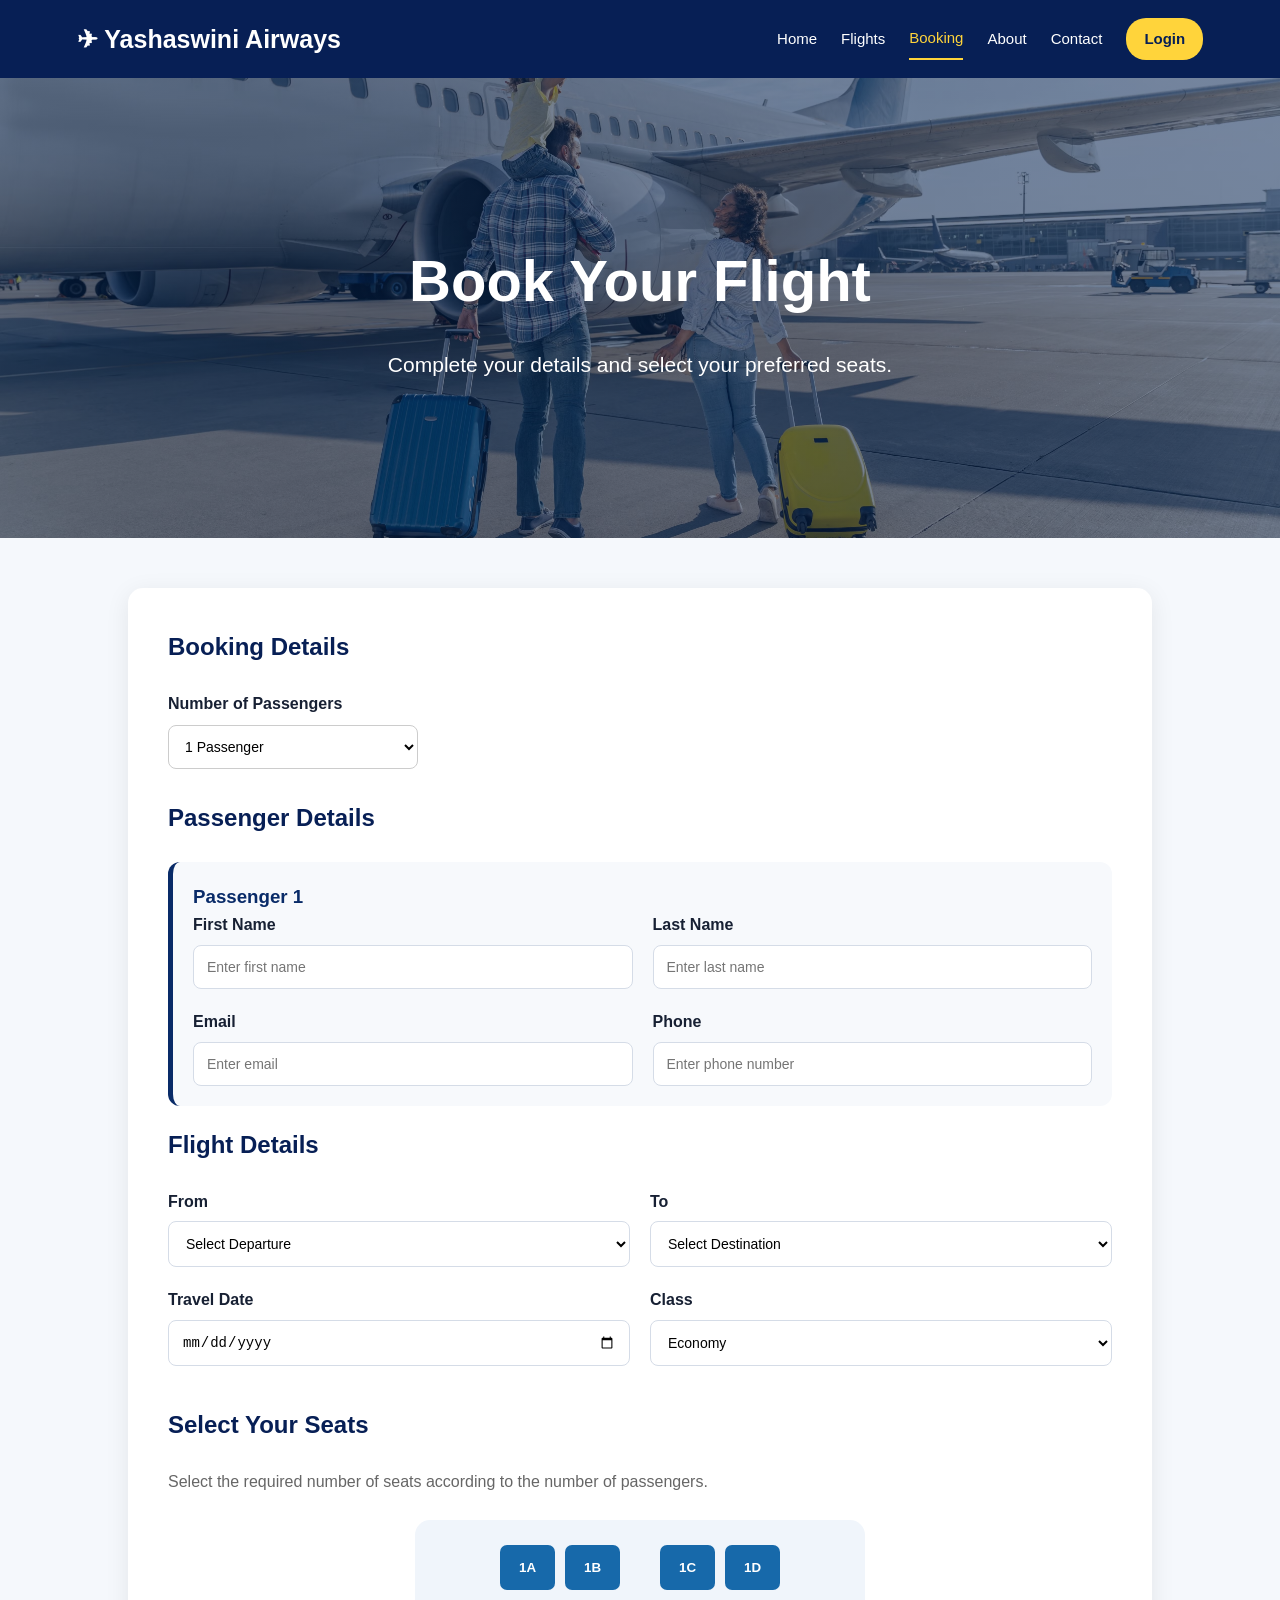
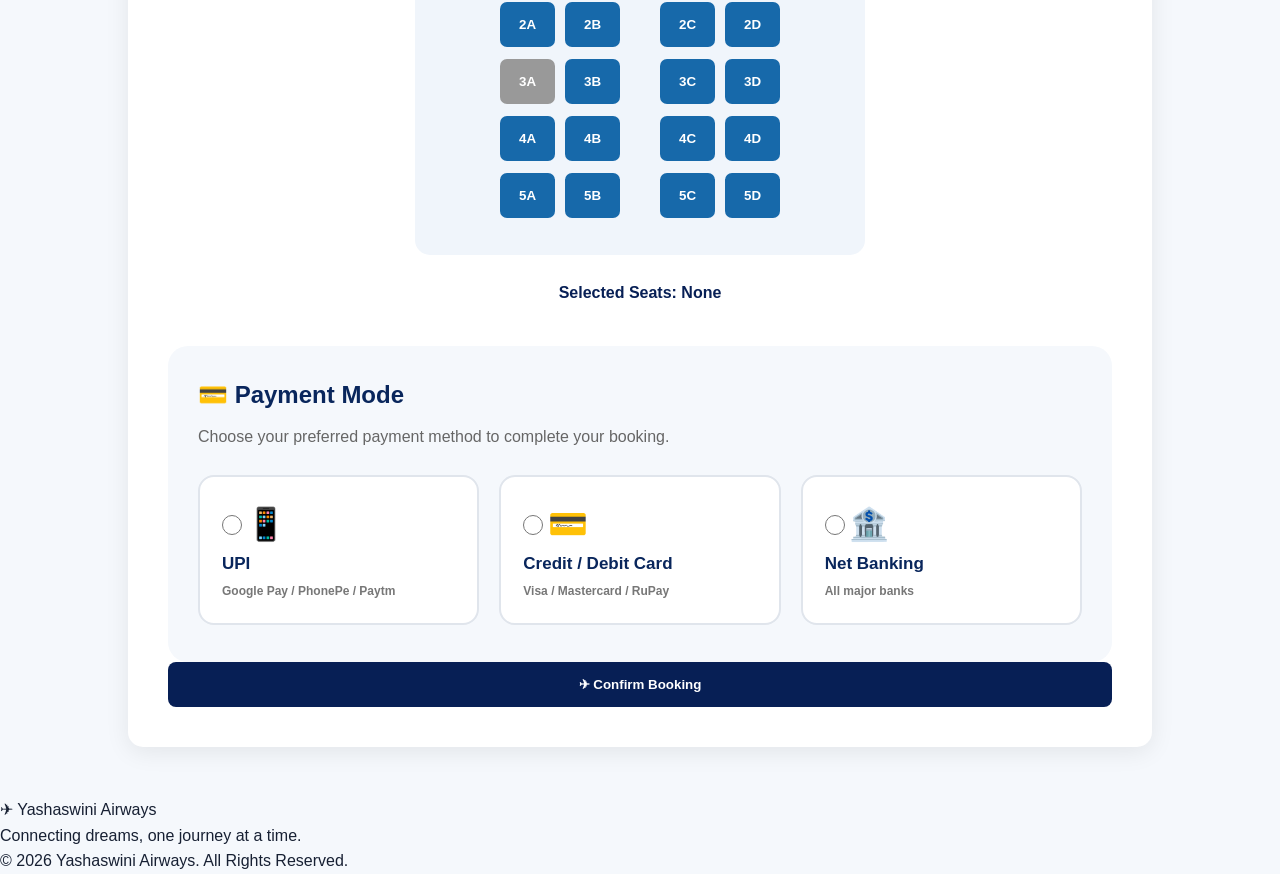
<file: booking.html>
<!DOCTYPE html>
<html lang="en">

<head>

    <meta charset="UTF-8">

    <meta name="viewport"
          content="width=device-width, initial-scale=1.0">

    <title>Yashaswini Airways | Booking</title>

    <link rel="stylesheet" href="css/style.css">

    <style>

        /* ================= BOOKING BANNER IMAGE ================= */

        .booking-banner {
            min-height: 460px;

            background-image:
                linear-gradient(
                    rgba(5, 35, 80, 0.55),
                    rgba(5, 35, 80, 0.55)
                ),
                url("images/booking-banner.jpg");

            background-size: cover;
            background-position: center;
            background-repeat: no-repeat;

            display: flex;
            align-items: center;
            justify-content: center;

            text-align: center;
        }

        .booking-banner h1 {
            color: white;
            font-size: 58px;
            font-weight: 700;
            margin-bottom: 20px;
        }

        .booking-banner p {
            color: white;
            font-size: 21px;
        }


        /* ================= PAYMENT MODE ================= */

        .payment-section {
            margin-top: 40px;
            padding: 30px;
            background: #f5f8fc;
            border-radius: 20px;
        }

        .payment-section h2 {
            color: #09265c;
            margin-bottom: 10px;
        }

        .payment-subtitle {
            color: #666;
            margin-bottom: 25px;
        }

        .payment-options {
            display: grid;
            grid-template-columns: repeat(3, 1fr);
            gap: 20px;
        }

        .payment-card {
            position: relative;

            display: flex;
            align-items: center;

            gap: 15px;

            padding: 22px;

            background: white;

            border: 2px solid #e0e5ec;

            border-radius: 16px;

            cursor: pointer;

            transition: 0.3s;
        }

        .payment-card:hover {
            border-color: #f5bd19;
            transform: translateY(-3px);
            box-shadow: 0 8px 20px rgba(0,0,0,0.08);
        }

        .payment-card input {
            width: 20px;
            height: 20px;

            accent-color: #09265c;
        }

        .payment-icon {
            font-size: 32px;
        }

        .payment-content {
            display: flex;
            flex-direction: column;
            gap: 5px;
        }

        .payment-content strong {
            color: #09265c;
            font-size: 17px;
        }

        .payment-content small {
            color: #777;
            font-size: 12px;
        }

        .payment-card:has(input:checked) {
            border-color: #f5bd19;
            background: #fffdf4;
            box-shadow: 0 5px 18px rgba(245,189,25,0.18);
        }

        .payment-message {
            margin-top: 20px;

            padding: 15px 20px;

            border-radius: 12px;

            background: white;

            color: #09265c;

            font-weight: 600;

            display: none;
        }


        /* ================= PAYMENT DETAILS ================= */

        .payment-details {
            margin-top: 20px;
            display: none;
        }

        .payment-details input,
        .payment-details select {
            width: 100%;
            padding: 12px;
            margin-top: 8px;
            border: 1px solid #ddd;
            border-radius: 8px;
            box-sizing: border-box;
        }

        .payment-details label {
            color: #09265c;
            font-weight: 600;
        }

        .upi-box,
        .card-box,
        .bank-box {
            background: white;
            padding: 20px;
            border-radius: 12px;
            margin-top: 15px;
        }


        /* ================= MOBILE ================= */

        @media (max-width: 768px) {

            .booking-banner {
                min-height: 360px;
            }

            .booking-banner h1 {
                font-size: 40px;
            }

            .booking-banner p {
                font-size: 17px;
            }

            .payment-options {
                grid-template-columns: 1fr;
            }

        }

    </style>

</head>


<body>


<!-- ================= HEADER ================= -->

<header>

    <div class="logo">
        ✈ Yashaswini Airways
    </div>


    <nav>

        <a href="index.html">
            Home
        </a>

        <a href="flights.html">
            Flights
        </a>

        <a href="booking.html" class="active">
            Booking
        </a>

        <a href="about.html">
            About
        </a>

        <a href="contact.html">
            Contact
        </a>

        <a href="login.html" class="login-link">
            Login
        </a>

    </nav>

</header>



<!-- ================= PAGE BANNER ================= -->

<section class="page-banner booking-banner">

    <div>

        <h1>
            Book Your Flight
        </h1>

        <p>
            Complete your details and select your preferred seats.
        </p>

    </div>

</section>



<!-- ================= BOOKING SECTION ================= -->

<section class="booking-section">


<form id="bookingForm" class="booking-form">


    <!-- ================= PASSENGER COUNT ================= -->

    <h2>
        Booking Details
    </h2>


    <div class="passenger-count-box">

        <label>
            Number of Passengers
        </label>

        <select
            id="passengerCount"
            onchange="createPassengerFields()">

            <option value="1">
                1 Passenger
            </option>

            <option value="2">
                2 Passengers
            </option>

            <option value="3">
                3 Passengers
            </option>

            <option value="4">
                4 Passengers
            </option>

        </select>

    </div>



    <!-- ================= PASSENGER FIELDS ================= -->

    <h2>
        Passenger Details
    </h2>

    <div id="passengerFields"></div>



    <!-- ================= FLIGHT DETAILS ================= -->

    <h2 class="flight-title">
        Flight Details
    </h2>


    <div class="form-grid">


        <div>

            <label>
                From
            </label>

            <select id="bookingFrom" required>

                <option value="">
                    Select Departure
                </option>

                <option>
                    Hyderabad
                </option>

                <option>
                    Delhi
                </option>

                <option>
                    Mumbai
                </option>

                <option>
                    Chennai
                </option>

                <option>
                    Bangalore
                </option>

            </select>

        </div>



        <div>

            <label>
                To
            </label>

            <select id="bookingTo" required>

                <option value="">
                    Select Destination
                </option>

                <option>
                    Hyderabad
                </option>

                <option>
                    Delhi
                </option>

                <option>
                    Mumbai
                </option>

                <option>
                    Goa
                </option>

                <option>
                    Kolkata
                </option>

            </select>

        </div>



        <div>

            <label>
                Travel Date
            </label>

            <input
                type="date"
                id="travelDate"
                required>

        </div>



        <div>

            <label>
                Class
            </label>

            <select id="travelClass">

                <option>
                    Economy
                </option>

                <option>
                    Premium Economy
                </option>

                <option>
                    Business Class
                </option>

            </select>

        </div>

    </div>



    <!-- ================= SEAT SELECTION ================= -->

    <h2 class="seat-title">
        Select Your Seats
    </h2>


    <p class="seat-instruction">

        Select the required number of seats
        according to the number of passengers.

    </p>



    <div class="seat-layout">


        <div class="seat-row">

            <button type="button"
                    class="seat"
                    data-seat="1A">
                1A
            </button>

            <button type="button"
                    class="seat"
                    data-seat="1B">
                1B
            </button>

            <span class="aisle"></span>

            <button type="button"
                    class="seat"
                    data-seat="1C">
                1C
            </button>

            <button type="button"
                    class="seat"
                    data-seat="1D">
                1D
            </button>

        </div>



        <div class="seat-row">

            <button type="button"
                    class="seat"
                    data-seat="2A">
                2A
            </button>

            <button type="button"
                    class="seat"
                    data-seat="2B">
                2B
            </button>

            <span class="aisle"></span>

            <button type="button"
                    class="seat"
                    data-seat="2C">
                2C
            </button>

            <button type="button"
                    class="seat"
                    data-seat="2D">
                2D
            </button>

        </div>



        <div class="seat-row">

            <button type="button"
                    class="seat booked"
                    disabled>
                3A
            </button>

            <button type="button"
                    class="seat"
                    data-seat="3B">
                3B
            </button>

            <span class="aisle"></span>

            <button type="button"
                    class="seat"
                    data-seat="3C">
                3C
            </button>

            <button type="button"
                    class="seat"
                    data-seat="3D">
                3D
            </button>

        </div>



        <div class="seat-row">

            <button type="button"
                    class="seat"
                    data-seat="4A">
                4A
            </button>

            <button type="button"
                    class="seat"
                    data-seat="4B">
                4B
            </button>

            <span class="aisle"></span>

            <button type="button"
                    class="seat"
                    data-seat="4C">
                4C
            </button>

            <button type="button"
                    class="seat"
                    data-seat="4D">
                4D
            </button>

        </div>



        <div class="seat-row">

            <button type="button"
                    class="seat"
                    data-seat="5A">
                5A
            </button>

            <button type="button"
                    class="seat"
                    data-seat="5B">
                5B
            </button>

            <span class="aisle"></span>

            <button type="button"
                    class="seat"
                    data-seat="5C">
                5C
            </button>

            <button type="button"
                    class="seat"
                    data-seat="5D">
                5D
            </button>

        </div>

    </div>



    <!-- ================= SELECTED SEATS ================= -->

    <p id="selectedSeat"
       class="selected-seat">

        Selected Seats:
        <strong>None</strong>

    </p>



    <!-- ================= PAYMENT MODE ================= -->

    <div class="payment-section">

        <h2>
            💳 Payment Mode
        </h2>

        <p class="payment-subtitle">
            Choose your preferred payment method
            to complete your booking.
        </p>


        <div class="payment-options">


            <!-- UPI -->

            <label class="payment-card">

                <input
                    type="radio"
                    name="paymentMode"
                    value="UPI">

                <span class="payment-icon">
                    📱
                </span>

                <span class="payment-content">

                    <strong>
                        UPI
                    </strong>

                    <small>
                        Google Pay / PhonePe / Paytm
                    </small>

                </span>

            </label>



            <!-- CARD -->

            <label class="payment-card">

                <input
                    type="radio"
                    name="paymentMode"
                    value="Credit / Debit Card">

                <span class="payment-icon">
                    💳
                </span>

                <span class="payment-content">

                    <strong>
                        Credit / Debit Card
                    </strong>

                    <small>
                        Visa / Mastercard / RuPay
                    </small>

                </span>

            </label>



            <!-- NET BANKING -->

            <label class="payment-card">

                <input
                    type="radio"
                    name="paymentMode"
                    value="Net Banking">

                <span class="payment-icon">
                    🏦
                </span>

                <span class="payment-content">

                    <strong>
                        Net Banking
                    </strong>

                    <small>
                        All major banks
                    </small>

                </span>

            </label>

        </div>



        <!-- ================= PAYMENT MESSAGE ================= -->

        <div
            id="paymentMessage"
            class="payment-message">
        </div>



        <!-- ================= UPI DETAILS ================= -->

        <div
            id="upiDetails"
            class="payment-details">

            <div class="upi-box">

                <label>
                    UPI ID
                </label>

                <input
                    type="text"
                    id="upiId"
                    placeholder="example@upi">

            </div>

        </div>



        <!-- ================= CARD DETAILS ================= -->

        <div
            id="cardDetails"
            class="payment-details">

            <div class="card-box">

                <div class="form-grid">

                    <div>

                        <label>
                            Card Number
                        </label>

                        <input
                            type="text"
                            id="cardNumber"
                            placeholder="XXXX XXXX XXXX XXXX"
                            maxlength="19">

                    </div>


                    <div>

                        <label>
                            Card Holder Name
                        </label>

                        <input
                            type="text"
                            id="cardName"
                            placeholder="Enter card holder name">

                    </div>


                    <div>

                        <label>
                            Expiry Date
                        </label>

                        <input
                            type="text"
                            id="expiry"
                            placeholder="MM/YY"
                            maxlength="5">

                    </div>


                    <div>

                        <label>
                            CVV
                        </label>

                        <input
                            type="password"
                            id="cvv"
                            placeholder="CVV"
                            maxlength="3">

                    </div>

                </div>

            </div>

        </div>



        <!-- ================= NET BANKING DETAILS ================= -->

        <div
            id="bankDetails"
            class="payment-details">

            <div class="bank-box">

                <label>
                    Select Your Bank
                </label>

                <select id="bankName">

                    <option value="">
                        Select Bank
                    </option>

                    <option>
                        State Bank of India
                    </option>

                    <option>
                        HDFC Bank
                    </option>

                    <option>
                        ICICI Bank
                    </option>

                    <option>
                        Axis Bank
                    </option>

                    <option>
                        Kotak Mahindra Bank
                    </option>

                </select>

            </div>

        </div>

    </div>



    <!-- ================= CONFIRM ================= -->

    <button
        type="submit"
        class="confirm-btn">

        ✈ Confirm Booking

    </button>


</form>



<!-- ================= BOOKING RESULT ================= -->

<div id="bookingResult"></div>


</section>



<!-- ================= FOOTER ================= -->

<footer>

    <div class="footer-logo">
        ✈ Yashaswini Airways
    </div>

    <p>
        Connecting dreams, one journey at a time.
    </p>

    <p>
        © 2026 Yashaswini Airways.
        All Rights Reserved.
    </p>

</footer>



<!-- ================= JAVASCRIPT ================= -->

<script>

let selectedSeats = [];



/* ================= PASSENGER FIELDS ================= */

function createPassengerFields() {

    let count =
        parseInt(
            document.getElementById(
                "passengerCount"
            ).value
        );


    let container =
        document.getElementById(
            "passengerFields"
        );


    container.innerHTML = "";

    selectedSeats = [];


    document.querySelectorAll(
        ".seat.selected"
    ).forEach(function(seat) {

        seat.classList.remove(
            "selected"
        );

    });


    document.getElementById(
        "selectedSeat"
    ).innerHTML =
        "Selected Seats: <strong>None</strong>";



    for (
        let i = 1;
        i <= count;
        i++
    ) {

        container.innerHTML += `

            <div class="passenger-card">

                <h3>
                    Passenger ${i}
                </h3>

                <div class="form-grid">


                    <div>

                        <label>
                            First Name
                        </label>

                        <input
                            type="text"
                            id="firstName${i}"
                            placeholder="Enter first name"
                            required>

                    </div>


                    <div>

                        <label>
                            Last Name
                        </label>

                        <input
                            type="text"
                            id="lastName${i}"
                            placeholder="Enter last name"
                            required>

                    </div>


                    <div>

                        <label>
                            Email
                        </label>

                        <input
                            type="email"
                            id="email${i}"
                            placeholder="Enter email"
                            required>

                    </div>


                    <div>

                        <label>
                            Phone
                        </label>

                        <input
                            type="tel"
                            id="phone${i}"
                            placeholder="Enter phone number"
                            required>

                    </div>

                </div>

            </div>

        `;

    }

}



createPassengerFields();



/* ================= SEAT SELECTION ================= */

const seats =
    document.querySelectorAll(
        ".seat[data-seat]"
    );


seats.forEach(function(seat) {

    seat.addEventListener(
        "click",
        function() {


            let seatNumber =
                seat.getAttribute(
                    "data-seat"
                );


            let passengerCount =
                parseInt(
                    document.getElementById(
                        "passengerCount"
                    ).value
                );



            if (
                selectedSeats.includes(
                    seatNumber
                )
            ) {

                selectedSeats =
                    selectedSeats.filter(
                        function(item) {

                            return item !==
                                   seatNumber;

                        }
                    );


                seat.classList.remove(
                    "selected"
                );

            }


            else {

                if (
                    selectedSeats.length >=
                    passengerCount
                ) {

                    alert(
                        "Please select only "
                        +
                        passengerCount
                        +
                        " seat(s)."
                    );

                    return;

                }


                selectedSeats.push(
                    seatNumber
                );


                seat.classList.add(
                    "selected"
                );

            }



            document.getElementById(
                "selectedSeat"
            ).innerHTML =

                "Selected Seats: <strong>"
                +
                (
                    selectedSeats.length > 0
                    ?
                    selectedSeats.join(", ")
                    :
                    "None"
                )
                +
                "</strong>";

        }
    );

});



/* ================= PAYMENT MODE ================= */

const paymentModes =
    document.querySelectorAll(
        'input[name="paymentMode"]'
    );


paymentModes.forEach(
    function(payment) {

        payment.addEventListener(
            "change",
            function() {


                let message =
                    document.getElementById(
                        "paymentMessage"
                    );


                let upi =
                    document.getElementById(
                        "upiDetails"
                    );

                let card =
                    document.getElementById(
                        "cardDetails"
                    );

                let bank =
                    document.getElementById(
                        "bankDetails"
                    );


                upi.style.display = "none";
                card.style.display = "none";
                bank.style.display = "none";

                message.style.display = "block";



                if (
                    this.value === "UPI"
                ) {

                    message.innerHTML =
                        "📱 UPI selected. Enter your UPI ID below.";

                    upi.style.display =
                        "block";

                }


                else if (
                    this.value ===
                    "Credit / Debit Card"
                ) {

                    message.innerHTML =
                        "💳 Card payment selected. Enter your card details below.";

                    card.style.display =
                        "block";

                }


                else if (
                    this.value ===
                    "Net Banking"
                ) {

                    message.innerHTML =
                        "🏦 Net Banking selected. Select your bank below.";

                    bank.style.display =
                        "block";

                }

            }
        );

    }
);



/* ================= BOOKING SUBMIT ================= */

document.getElementById(
    "bookingForm"
).addEventListener(
    "submit",
    function(event) {


        event.preventDefault();



        let passengerCount =
            parseInt(
                document.getElementById(
                    "passengerCount"
                ).value
            );


        let from =
            document.getElementById(
                "bookingFrom"
            ).value;


        let to =
            document.getElementById(
                "bookingTo"
            ).value;


        let date =
            document.getElementById(
                "travelDate"
            ).value;


        let travelClass =
            document.getElementById(
                "travelClass"
            ).value;


        let result =
            document.getElementById(
                "bookingResult"
            );



        /* ================= PAYMENT VALIDATION ================= */

        let selectedPayment =
            document.querySelector(
                'input[name="paymentMode"]:checked'
            );


        if (!selectedPayment) {

            result.innerHTML = `

                <div class="booking-error">

                    ⚠️ Please select a payment mode.

                </div>

            `;

            return;

        }


        let paymentMode =
            selectedPayment.value;



        /* ================= CITY VALIDATION ================= */

        if (from === to) {

            result.innerHTML = `

                <div class="booking-error">

                    ⚠️ From and To cities
                    cannot be the same.

                </div>

            `;

            return;

        }



        /* ================= SEAT VALIDATION ================= */

        if (
            selectedSeats.length !==
            passengerCount
        ) {

            result.innerHTML = `

                <div class="booking-error">

                    ⚠️ Please select
                    ${passengerCount}
                    seat(s) for
                    ${passengerCount}
                    passenger(s).

                </div>

            `;

            return;

        }



        /* ================= PAYMENT DETAILS VALIDATION ================= */

        if (paymentMode === "UPI") {

            let upiId =
                document.getElementById(
                    "upiId"
                ).value.trim();


            if (upiId === "") {

                result.innerHTML = `

                    <div class="booking-error">

                        ⚠️ Please enter your UPI ID.

                    </div>

                `;

                return;

            }

        }



        if (
            paymentMode ===
            "Credit / Debit Card"
        ) {

            let cardNumber =
                document.getElementById(
                    "cardNumber"
                ).value.trim();


            let cardName =
                document.getElementById(
                    "cardName"
                ).value.trim();


            let expiry =
                document.getElementById(
                    "expiry"
                ).value.trim();


            let cvv =
                document.getElementById(
                    "cvv"
                ).value.trim();


            if (
                cardNumber === "" ||
                cardName === "" ||
                expiry === "" ||
                cvv === ""
            ) {

                result.innerHTML = `

                    <div class="booking-error">

                        ⚠️ Please enter all card details.

                    </div>

                `;

                return;

            }

        }



        if (
            paymentMode ===
            "Net Banking"
        ) {

            let bank =
                document.getElementById(
                    "bankName"
                ).value;


            if (bank === "") {

                result.innerHTML = `

                    <div class="booking-error">

                        ⚠️ Please select your bank.

                    </div>

                `;

                return;

            }

        }



        /* ================= PASSENGER DETAILS ================= */

        let passengers = [];


        for (
            let i = 1;
            i <= passengerCount;
            i++
        ) {


            let firstName =
                document.getElementById(
                    "firstName" + i
                ).value.trim();


            let lastName =
                document.getElementById(
                    "lastName" + i
                ).value.trim();


            let email =
                document.getElementById(
                    "email" + i
                ).value.trim();


            let phone =
                document.getElementById(
                    "phone" + i
                ).value.trim();



            passengers.push({

                name:
                    firstName
                    +
                    " "
                    +
                    lastName,

                email:
                    email,

                phone:
                    phone,

                seat:
                    selectedSeats[i - 1]

            });

        }



        /* ================= BOOKING ID ================= */

        let bookingId =
            "YA"
            +
            Math.floor(
                100000 +
                Math.random() * 900000
            );



        /* ================= PASSENGER HTML ================= */

        let passengerHTML = "";


        passengers.forEach(
            function(
                passenger,
                index
            ) {


                passengerHTML += `

                    <div class="ticket-passenger">

                        <h3>
                            Passenger
                            ${index + 1}
                        </h3>


                        <div
                            class="passenger-ticket-grid">


                            <div>

                                <span>
                                    Name
                                </span>

                                <strong>
                                    ${passenger.name}
                                </strong>

                            </div>



                            <div>

                                <span>
                                    Seat
                                </span>

                                <strong>
                                    ${passenger.seat}
                                </strong>

                            </div>



                            <div>

                                <span>
                                    Email
                                </span>

                                <strong>
                                    ${passenger.email}
                                </strong>

                            </div>



                            <div>

                                <span>
                                    Phone
                                </span>

                                <strong>
                                    ${passenger.phone}
                                </strong>

                            </div>


                        </div>

                    </div>

                `;

            }
        );



        /* ================= TICKET ================= */

        result.innerHTML = `

            <div class="ticket-card">


                <div class="ticket-top">

                    <div>

                        <h2>
                            ✈ Yashaswini Airways
                        </h2>

                        <p>
                            E-Ticket / Booking Confirmation
                        </p>

                    </div>


                    <div class="confirmed">

                        ✓ CONFIRMED

                    </div>

                </div>



                <div class="booking-success">

                    <h1>
                        🎉 Booking Confirmed!
                    </h1>

                    <p>
                        Your flight has been
                        successfully booked.
                    </p>

                </div>



                <div class="booking-id">

                    <span>
                        Booking ID
                    </span>

                    <strong>
                        ${bookingId}
                    </strong>

                </div>



                <div class="route">


                    <div>

                        <small>
                            FROM
                        </small>

                        <h2>
                            ${from}
                        </h2>

                    </div>



                    <div class="plane-icon">
                        ✈
                    </div>



                    <div>

                        <small>
                            TO
                        </small>

                        <h2>
                            ${to}
                        </h2>

                    </div>


                </div>



                <div class="ticket-info">


                    <div>

                        <span>
                            Travel Date
                        </span>

                        <strong>
                            ${date}
                        </strong>

                    </div>



                    <div>

                        <span>
                            Class
                        </span>

                        <strong>
                            ${travelClass}
                        </strong>

                    </div>



                    <div>

                        <span>
                            Flight
                        </span>

                        <strong>
                            YA-101
                        </strong>

                    </div>



                    <div>

                        <span>
                            Passengers
                        </span>

                        <strong>
                            ${passengerCount}
                        </strong>

                    </div>



                    <div>

                        <span>
                            Payment Mode
                        </span>

                        <strong>
                            ${paymentMode}
                        </strong>

                    </div>


                </div>



                <div class="all-passengers">

                    <h2>
                        Passenger Details
                    </h2>

                    ${passengerHTML}

                </div>



                <div class="ticket-footer">

                    <p>
                        Payment mode:
                        <strong>
                            ${paymentMode}
                        </strong>
                    </p>

                    <p>
                        Please carry a valid ID proof
                        during your journey.
                    </p>



                    <button
                        type="button"
                        onclick="window.print()"
                        class="print-btn">

                        🖨 Print Ticket

                    </button>



                    <button
                        type="button"
                        onclick="goHome()"
                        class="home-btn">

                        🏠 Go to Home

                    </button>

                </div>


            </div>

        `;



        /* ================= BOOK SELECTED SEATS ================= */

        selectedSeats.forEach(
            function(seatNumber) {


                let seat =
                    document.querySelector(
                        '[data-seat="'
                        +
                        seatNumber
                        +
                        '"]'
                    );


                if (seat) {

                    seat.classList.remove(
                        "selected"
                    );

                    seat.classList.add(
                        "booked"
                    );

                    seat.disabled = true;

                }

            }
        );



        /* ================= HIDE FORM ================= */

        document.getElementById(
            "bookingForm"
        ).style.display =
            "none";



        /* ================= SCROLL RESULT ================= */

        document.getElementById(
            "bookingResult"
        ).scrollIntoView({

            behavior:
                "smooth"

        });

    }
);



/* ================= HOME ================= */

function goHome() {

    window.location.href =
        "index.html";

}

</script>


</body>

</html>
</file>
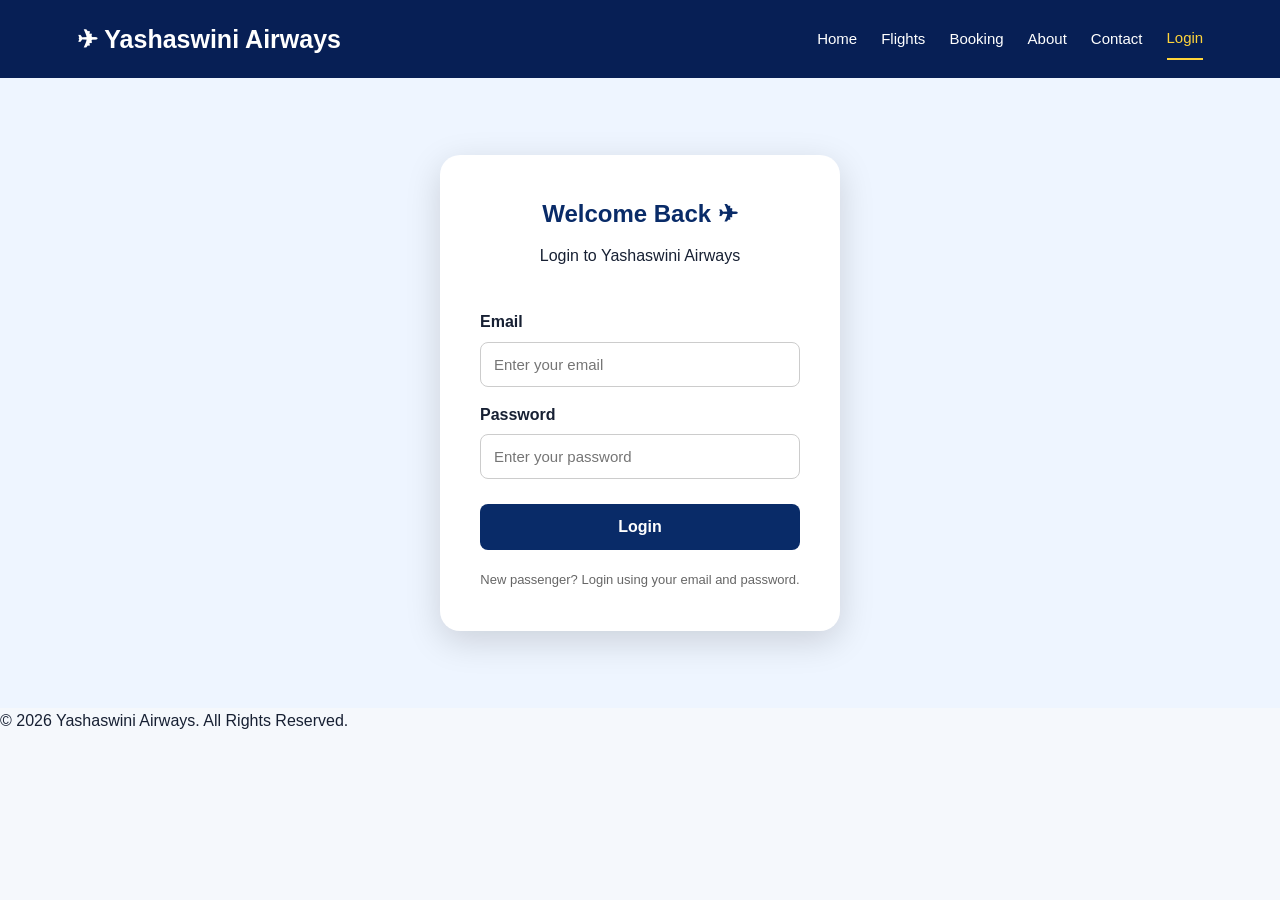
<file: login.html>
<!DOCTYPE html>
<html lang="en">

<head>

    <meta charset="UTF-8">

    <meta name="viewport"
          content="width=device-width, initial-scale=1.0">

    <title>Yashaswini Airways - Login</title>

    <link rel="stylesheet"
          href="css/style.css">

</head>


<body>


<!-- ================= HEADER ================= -->

<header>

    <div class="logo">
        ✈ Yashaswini Airways
    </div>


    <nav>

        <a href="index.html">
            Home
        </a>

        <a href="flights.html">
            Flights
        </a>

        <a href="booking.html">
            Booking
        </a>

        <a href="about.html">
            About
        </a>

        <a href="contact.html">
            Contact
        </a>

        <a href="login.html"
           class="active">
            Login
        </a>

    </nav>

</header>



<!-- ================= LOGIN SECTION ================= -->

<section class="login-section">


    <div class="login-box">


        <h1>
            Welcome Back ✈
        </h1>


        <p>
            Login to Yashaswini Airways
        </p>



        <!-- LOGIN FORM -->

        <form onsubmit="loginUser(event)">


            <!-- EMAIL -->

            <label>
                Email
            </label>

            <input
                type="email"
                id="email"
                placeholder="Enter your email"
                required
            >



            <!-- PASSWORD -->

            <label>
                Password
            </label>

            <input
                type="password"
                id="password"
                placeholder="Enter your password"
                required
            >



            <!-- LOGIN BUTTON -->

            <button type="submit">
                Login
            </button>


        </form>



        <!-- MESSAGE -->

        <p id="loginMessage"></p>



        <p class="login-note">

            New passenger?
            Login using your email
            and password.

        </p>


    </div>


</section>



<!-- ================= FOOTER ================= -->

<footer>

    <p>
        © 2026 Yashaswini Airways.
        All Rights Reserved.
    </p>

</footer>



<!-- ================= LOGIN JAVASCRIPT ================= -->

<script>

function loginUser(event) {

    event.preventDefault();


    /* Get email and password */

    let email =
        document.getElementById("email").value.trim();

    let password =
        document.getElementById("password").value.trim();

    let message =
        document.getElementById("loginMessage");


    /* Check fields */

    if (email === "" || password === "") {

        message.innerHTML =
            "⚠️ Please enter email and password.";

        message.style.color = "red";

        return;

    }


    /* ================= SAVE LOGIN ================= */

    localStorage.setItem(
        "yashaswiniLoggedIn",
        "true"
    );


    localStorage.setItem(
        "yashaswiniUserEmail",
        email
    );


    /* ================= SUCCESS MESSAGE ================= */

    message.innerHTML =
        "✅ Login Successful! Redirecting to Home...";

    message.style.color = "green";


    /* ================= REDIRECT TO HOME ================= */

    setTimeout(function() {

        window.location.href =
            "index.html";

    }, 1000);

}

</script>


</body>

</html>
</file>
<file: css/style.css>
* {
    margin: 0;
    padding: 0;
    box-sizing: border-box;
}

html {
    scroll-behavior: smooth;
}

body {
    font-family: Arial, Helvetica, sans-serif;
    background: #f5f8fc;
    color: #172033;
    line-height: 1.6;
}

/* HEADER */

header {
    width: 100%;
    background: #071f55;
    color: white;
    padding: 18px 6%;
    display: flex;
    justify-content: space-between;
    align-items: center;
    position: sticky;
    top: 0;
    z-index: 1000;
}

.logo {
    font-size: 25px;
    font-weight: bold;
    white-space: nowrap;
}

nav {
    display: flex;
    align-items: center;
    gap: 24px;
}

nav a {
    color: white;
    text-decoration: none;
    font-size: 15px;
    padding: 8px 0;
    transition: 0.3s;
}

nav a:hover,
nav a.active {
    color: #ffd43b;
}

nav a.active {
    border-bottom: 2px solid #ffd43b;
}

.login-link {
    background: #ffd43b;
    color: #071f55 !important;
    padding: 9px 18px !important;
    border-radius: 20px;
    font-weight: bold;
    border: none !important;
}

/* HERO */

.hero {
    min-height: 600px;
    background:
        linear-gradient(
            rgba(3, 25, 70, 0.58),
            rgba(3, 25, 70, 0.65)
        ),
        url("../images/hero.jpg");
    background-size: cover;
    background-position: center;
    display: flex;
    align-items: center;
    padding: 60px 8%;
}

.hero-content {
    color: white;
    max-width: 720px;
}

.welcome {
    color: #ffd43b;
    font-weight: bold;
    letter-spacing: 2px;
    margin-bottom: 12px;
}

.hero h1 {
    font-size: 65px;
    line-height: 1.1;
    margin-bottom: 20px;
}

.hero h1 span {
    color: #ffd43b;
}

.hero-content > p:not(.welcome) {
    font-size: 20px;
    margin-bottom: 30px;
}

.hero-buttons {
    display: flex;
    gap: 15px;
}

.btn,
.btn-outline {
    display: inline-block;
    text-decoration: none;
    padding: 13px 28px;
    border-radius: 28px;
    font-weight: bold;
    transition: 0.3s;
}

.btn {
    background: #ffd43b;
    color: #071f55;
}

.btn:hover {
    background: white;
}

.btn-outline {
    border: 2px solid white;
    color: white;
}

.btn-outline:hover {
    background: white;
    color: #071f55;
}

/* SEARCH */

.search-section {
    width: 88%;
    margin: -60px auto 70px;
    position: relative;
    background: white;
    border-radius: 18px;
    padding: 35px;
    box-shadow: 0 15px 40px rgba(0, 0, 0, 0.15);
}

.search-header {
    text-align: center;
    margin-bottom: 25px;
}

.search-header h2 {
    color: #071f55;
    font-size: 28px;
}

.search-header p {
    color: #667085;
}

.search-form {
    display: grid;
    grid-template-columns: 1fr 1fr 1fr 1fr auto;
    gap: 15px;
    align-items: end;
}

.input-group label,
.booking-form label,
.contact-form-box label,
.login-box label {
    display: block;
    font-weight: bold;
    margin-bottom: 7px;
}

input,
select,
textarea {
    width: 100%;
    padding: 13px;
    border: 1px solid #d5dce7;
    border-radius: 8px;
    outline: none;
    background: white;
    font-size: 14px;
}

input:focus,
select:focus,
textarea:focus {
    border-color: #1769aa;
    box-shadow: 0 0 0 3px rgba(23, 105, 170, 0.1);
}

.search-btn,
.confirm-btn,
.login-btn {
    border: none;
    background: #071f55;
    color: white;
    padding: 13px 25px;
    border-radius: 8px;
    font-weight: bold;
    cursor: pointer;
    transition: 0.3s;
}

.search-btn:hover,
.confirm-btn:hover,
.login-btn:hover {
    background: #1769aa;
}

.search-success,
.search-error {
    margin-top: 20px;
    padding: 15px;
    border-radius: 8px;
    text-align: center;
}

.search-success {
    background: #e7f8ed;
    color: #18723a;
}

.search-error {
    background: #ffe9e9;
    color: #c62828;
}

/* SECTIONS */

.section-heading {
    text-align: center;
    margin-bottom: 35px;
}

.section-heading p,
.section-small-title {
    color: #1769aa;
    font-weight: bold;
    letter-spacing: 2px;
}

.section-heading h2 {
    color: #071f55;
    font-size: 35px;
}

/* FEATURES */

.features-section,
.popular-section {
    width: 88%;
    margin: 70px auto;
}

.feature-grid {
    display: grid;
    grid-template-columns: repeat(4, 1fr);
    gap: 20px;
}

.feature-card {
    background: white;
    padding: 30px 20px;
    border-radius: 15px;
    text-align: center;
    box-shadow: 0 5px 20px rgba(0, 0, 0, 0.07);
    transition: 0.3s;
}

.feature-card:hover {
    transform: translateY(-7px);
}

.feature-icon {
    font-size: 42px;
    margin-bottom: 10px;
}

.feature-card h3 {
    color: #071f55;
    margin-bottom: 8px;
}

/* DESTINATIONS */

.destination-grid {
    display: grid;
    grid-template-columns: repeat(4, 1fr);
    gap: 22px;
}

.destination-card {
    background: white;
    border-radius: 15px;
    overflow: hidden;
    box-shadow: 0 5px 20px rgba(0, 0, 0, 0.08);
}

.destination-card img {
    width: 100%;
    height: 210px;
    object-fit: cover;
    display: block;
}

.destination-card div {
    padding: 20px;
}

.destination-card h3 {
    color: #071f55;
}

/* PAGE BANNER */

.page-banner {
    background:
        linear-gradient(135deg, #071f55, #1769aa);
    color: white;
    text-align: center;
    padding: 75px 20px;
}

.page-banner h1 {
    font-size: 45px;
    margin-bottom: 8px;
}

/* FLIGHTS */

.flight-section {
    width: 88%;
    margin: 55px auto;
}

.flight-card {
    background: white;
    display: grid;
    grid-template-columns: 190px 1fr 180px;
    gap: 25px;
    align-items: center;
    padding: 20px;
    margin-bottom: 20px;
    border-radius: 15px;
    box-shadow: 0 5px 20px rgba(0, 0, 0, 0.08);
}

.flight-card > img {
    width: 190px;
    height: 130px;
    object-fit: cover;
    border-radius: 10px;
}

.flight-number {
    color: #1769aa;
    font-weight: bold;
}

.flight-details h2 {
    color: #071f55;
    margin: 5px 0 20px;
}

.flight-time {
    display: flex;
    align-items: center;
    gap: 18px;
}

.flight-time div {
    display: flex;
    flex-direction: column;
}

.flight-time small {
    color: #667085;
}

.duration {
    color: #1769aa;
    font-size: 12px;
}

.flight-price {
    text-align: center;
}

.flight-price span {
    color: #667085;
    font-size: 12px;
}

.flight-price h2 {
    color: #071f55;
    margin: 5px;
}

.book-btn {
    display: inline-block;
    background: #071f55;
    color: white;
    text-decoration: none;
    padding: 9px 18px;
    border-radius: 7px;
}

.book-btn:hover {
    background: #1769aa;
}

/* BOOKING */

.booking-section {
    width: 80%;
    margin: 50px auto;
}

.booking-form {
    background: white;
    padding: 40px;
    border-radius: 15px;
    box-shadow: 0 5px 25px rgba(0, 0, 0, 0.08);
}

.booking-form h2 {
    color: #071f55;
    margin-bottom: 25px;
}

.form-grid {
    display: grid;
    grid-template-columns: 1fr 1fr;
    gap: 20px;
}

.seat-title {
    margin-top: 40px;
}

.seat-layout {
    max-width: 450px;
    margin: 25px auto;
    padding: 25px;
    background: #f0f5fb;
    border-radius: 15px;
}

.seat-row {
    display: flex;
    justify-content: center;
    align-items: center;
    gap: 10px;
    margin-bottom: 12px;
}

.seat {
    width: 55px;
    height: 45px;
    border: none;
    background: #1769aa;
    color: white;
    border-radius: 7px;
    cursor: pointer;
    font-weight: bold;
}

.seat:hover,
.seat.selected {
    background: #ffd43b;
    color: #071f55;
}

.seat.booked {
    background: #999;
    cursor: not-allowed;
}

.aisle {
    width: 20px;
}

#selectedSeat {
    text-align: center;
    font-weight: bold;
    color: #071f55;
    margin: 20px;
}

.confirm-btn {
    width: 100%;
    padding: 15px;
}

.booking-success {
    background: white;
    max-width: 650px;
    margin: 35px auto;
    padding: 35px;
    border-radius: 15px;
    box-shadow: 0 5px 25px rgba(0,0,0,0.1);
    border-top: 5px solid #1769aa;
}

.booking-success h2 {
    color: #18723a;
    margin-bottom: 20px;
}

/* ABOUT */

.about-section {
    width: 85%;
    margin: 65px auto;
    display: grid;
    grid-template-columns: 1fr 1fr;
    gap: 50px;
    align-items: center;
}

.about-image img {
    width: 100%;
    height: 430px;
    object-fit: cover;
    border-radius: 18px;
}

.about-content h2 {
    color: #071f55;
    font-size: 38px;
    margin: 8px 0 20px;
}

.about-content h3 {
    color: #1769aa;
    margin-top: 20px;
}

.about-content p {
    margin-bottom: 12px;
}

.stats-section {
    background: #071f55;
    color: white;
    display: grid;
    grid-template-columns: repeat(4, 1fr);
    text-align: center;
    padding: 45px 8%;
    gap: 20px;
}

.stats-section h2 {
    color: #ffd43b;
    font-size: 38px;
}

/* CONTACT */

.contact-section {
    width: 85%;
    margin: 60px auto;
    display: grid;
    grid-template-columns: 1fr 1fr;
    gap: 40px;
}

.contact-info,
.contact-form-box {
    background: white;
    padding: 35px;
    border-radius: 15px;
    box-shadow: 0 5px 20px rgba(0,0,0,0.08);
}

.contact-info h2,
.contact-form-box h2 {
    color: #071f55;
    margin: 10px 0 30px;
}

.contact-item {
    display: flex;
    gap: 18px;
    margin-bottom: 25px;
}

.contact-icon {
    font-size: 28px;
}

.contact-item h3 {
    color: #071f55;
}

.contact-form-box label {
    margin-top: 15px;
}

.contact-form-box textarea {
    resize: vertical;
}

/* LOGIN */

.login-section {
    min-height: 70vh;
    display: flex;
    justify-content: center;
    align-items: center;
    background: #eef5ff;
    padding: 50px 20px;
}

.login-box {
    width: 400px;
    background: white;
    padding: 40px;
    border-radius: 20px;
    box-shadow: 0 10px 35px rgba(0,0,0,0.15);
}

.login-box h1 {
    text-align: center;
    color: #092b68;
    margin-bottom: 10px;
}

.login-box > p {
    text-align: center;
}

.login-box form {
    display: flex;
    flex-direction: column;
    margin-top: 25px;
}

.login-box label {
    margin-top: 15px;
    margin-bottom: 7px;
    font-weight: bold;
}

.login-box input {
    padding: 13px;
    border: 1px solid #ccc;
    border-radius: 8px;
    font-size: 15px;
}

.login-box button {
    margin-top: 25px;
    padding: 14px;
    border: none;
    border-radius: 8px;
    background: #092b68;
    color: white;
    font-size: 16px;
    font-weight: bold;
    cursor: pointer;
}

.login-box button:hover {
    background: #f5b400;
}

.login-note {
    font-size: 13px;
    color: #666;
    margin-top: 20px;
}

/* RESPONSIVE */

@media (max-width: 1000px) {

    header {
        flex-direction: column;
        gap: 15px;
    }

    nav {
        flex-wrap: wrap;
        justify-content: center;
    }

    .search-form {
        grid-template-columns: 1fr 1fr;
    }

    .feature-grid,
    .destination-grid {
        grid-template-columns: 1fr 1fr;
    }

    .flight-card {
        grid-template-columns: 150px 1fr;
    }

    .flight-price {
        grid-column: 2;
    }

    .login-section {
        grid-template-columns: 1fr;
    }

    .login-image {
        min-height: 350px;
    }
}

@media (max-width: 650px) {

    header {
        padding: 15px;
    }

    .logo {
        font-size: 20px;
    }

    nav {
        gap: 12px;
    }

    nav a {
        font-size: 13px;
    }

    .hero {
        min-height: 500px;
        padding: 40px 7%;
    }

    .hero h1 {
        font-size: 40px;
    }

    .hero-content > p:not(.welcome) {
        font-size: 16px;
    }

    .search-section {
        width: 92%;
        padding: 25px;
    }

    .search-form,
    .form-grid,
    .feature-grid,
    .destination-grid,
    .contact-section,
    .about-section,
    .stats-section {
        grid-template-columns: 1fr;
    }

    .page-banner h1 {
        font-size: 34px;
    }

    .flight-card {
        grid-template-columns: 1fr;
    }

    .flight-card > img {
        width: 100%;
        height: 200px;
    }

    .flight-price {
        grid-column: auto;
    }

    .flight-time {
        flex-wrap: wrap;
    }

    .booking-section {
        width: 92%;
    }

    .booking-form {
        padding: 25px;
    }

    .login-image {
        padding: 35px;
    }

    .login-image h1 {
        font-size: 38px;
    }
}
.search-box {
    max-width: 1100px;
    margin: 50px auto;
    padding: 35px;
    background: white;
    border-radius: 20px;
    box-shadow: 0 10px 30px rgba(0,0,0,0.12);
}

.search-form {
    display: flex;
    gap: 20px;
    align-items: end;
    flex-wrap: wrap;
}

.search-form div {
    display: flex;
    flex-direction: column;
    gap: 8px;
}

.search-form label {
    font-weight: bold;
}

.search-form select,
.search-form input {
    padding: 13px;
    border: 1px solid #ccc;
    border-radius: 8px;
    min-width: 160px;
}

.search-form button {
    padding: 14px 25px;
    background: #092b68;
    color: white;
    border: none;
    border-radius: 8px;
    cursor: pointer;
    font-weight: bold;
}

.search-form button:hover {
    background: #f5b400;
}

.result-box {
    margin-top: 25px;
    padding: 20px;
    background: #eef5ff;
    border-radius: 12px;
}

.error {
    color: red;
    font-weight: bold;
}

.btn {
    display: inline-block;
    margin-top: 10px;
    padding: 12px 20px;
    background: #092b68;
    color: white;
    text-decoration: none;
    border-radius: 8px;
}
/* ================= MULTI PASSENGER BOOKING ================= */

.passenger-count-box {
    margin-bottom: 30px;
}

.passenger-count-box label {
    display: block;
    font-weight: bold;
    margin-bottom: 8px;
}

.passenger-count-box select {
    width: 250px;
    padding: 12px;
    border: 1px solid #ccc;
    border-radius: 8px;
}

.passenger-card {
    background: #f7f9fc;
    padding: 20px;
    margin-bottom: 20px;
    border-radius: 12px;
    border-left: 5px solid #092b68;
}

.passenger-card h3 {
    color: #092b68;
    margin-top: 0;
}

.seat-instruction {
    color: #666;
}

.ticket-card {
    max-width: 900px;
    margin: 40px auto;
    background: white;
    border-radius: 18px;
    overflow: hidden;
    box-shadow: 0 12px 35px rgba(0,0,0,0.15);
    border: 2px solid #092b68;
}

.ticket-top {
    display: flex;
    justify-content: space-between;
    align-items: center;
    padding: 25px 30px;
    background: #092b68;
    color: white;
}

.ticket-top h2 {
    margin: 0;
}

.ticket-top p {
    margin: 5px 0 0;
}

.confirmed {
    background: #27ae60;
    padding: 10px 15px;
    border-radius: 20px;
    font-weight: bold;
}

.booking-success {
    text-align: center;
    padding: 25px;
}

.booking-success h1 {
    color: #16833a;
}

.booking-id {
    margin: 0 30px;
    padding: 15px;
    background: #f1f5ff;
    border-radius: 10px;
    display: flex;
    justify-content: space-between;
}

.booking-id strong {
    color: #092b68;
}

.route {
    display: flex;
    justify-content: center;
    align-items: center;
    gap: 70px;
    padding: 30px;
    text-align: center;
}

.route h2 {
    color: #092b68;
}

.plane-icon {
    font-size: 30px;
}

.ticket-info {
    display: grid;
    grid-template-columns: repeat(4, 1fr);
    gap: 15px;
    padding: 20px 30px;
}

.ticket-info div {
    background: #f7f9fc;
    padding: 15px;
    border-radius: 8px;
}

.ticket-info span,
.passenger-ticket span {
    display: block;
    color: #777;
    font-size: 13px;
    margin-bottom: 5px;
}

.ticket-info strong,
.passenger-ticket strong {
    color: #092b68;
}

.all-passengers {
    padding: 20px 30px;
}

.all-passengers > h2 {
    color: #092b68;
}

.ticket-passenger {
    background: #f7f9fc;
    padding: 20px;
    margin: 15px 0;
    border-radius: 12px;
    border-left: 4px solid #f5b400;
}

.ticket-passenger h3 {
    color: #092b68;
    margin-top: 0;
}

.passenger-ticket-grid {
    display: grid;
    grid-template-columns: 1fr 1fr;
    gap: 15px;
}

.passenger-ticket-grid div {
    background: white;
    padding: 12px;
    border-radius: 7px;
}

.ticket-footer {
    padding: 25px;
    text-align: center;
    background: #f4f8ff;
}

.print-btn,
.home-btn {
    padding: 12px 22px;
    margin: 8px;
    border: none;
    border-radius: 8px;
    background: #092b68;
    color: white;
    cursor: pointer;
    font-weight: bold;
}

.print-btn:hover,
.home-btn:hover {
    background: #f5b400;
    color: #111;
}

.booking-error {
    max-width: 850px;
    margin: 25px auto;
    padding: 18px;
    background: #ffe5e5;
    color: #c62828;
    text-align: center;
    border-radius: 10px;
    font-weight: bold;
}


/* MOBILE */

@media (max-width: 700px) {

    .form-grid {
        grid-template-columns: 1fr;
    }

    .ticket-top {
        flex-direction: column;
        text-align: center;
        gap: 15px;
    }

    .route {
        gap: 20px;
    }

    .ticket-info {
        grid-template-columns: 1fr 1fr;
    }

    .passenger-ticket-grid {
        grid-template-columns: 1fr;
    }

}
/* ================= BOOKING BANNER IMAGE ================= */

.booking-banner {
    background-image:
        linear-gradient(
            rgba(5, 35, 85, 0.65),
            rgba(5, 35, 85, 0.65)
        ),
        url("../images/booking-banner.jpg");

    background-size: cover;
    background-position: center;
    background-repeat: no-repeat;
}
</file>
